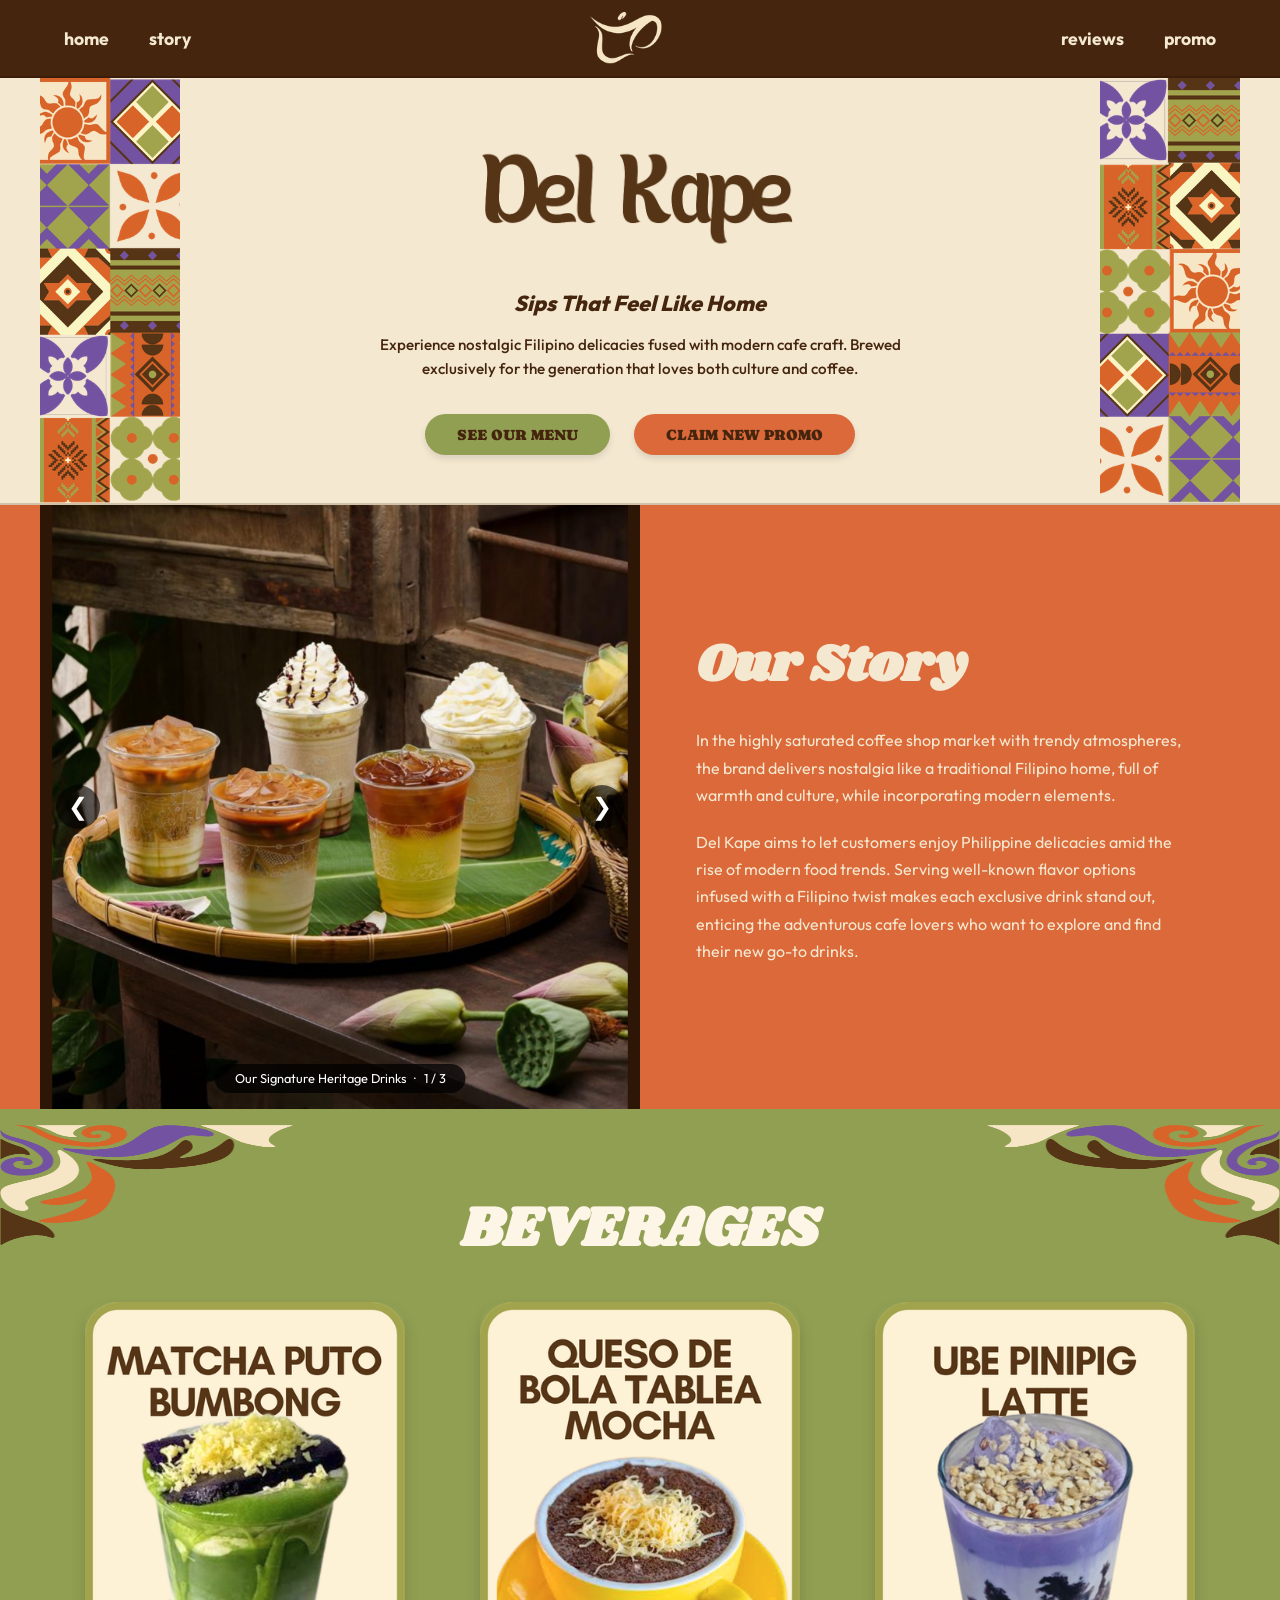
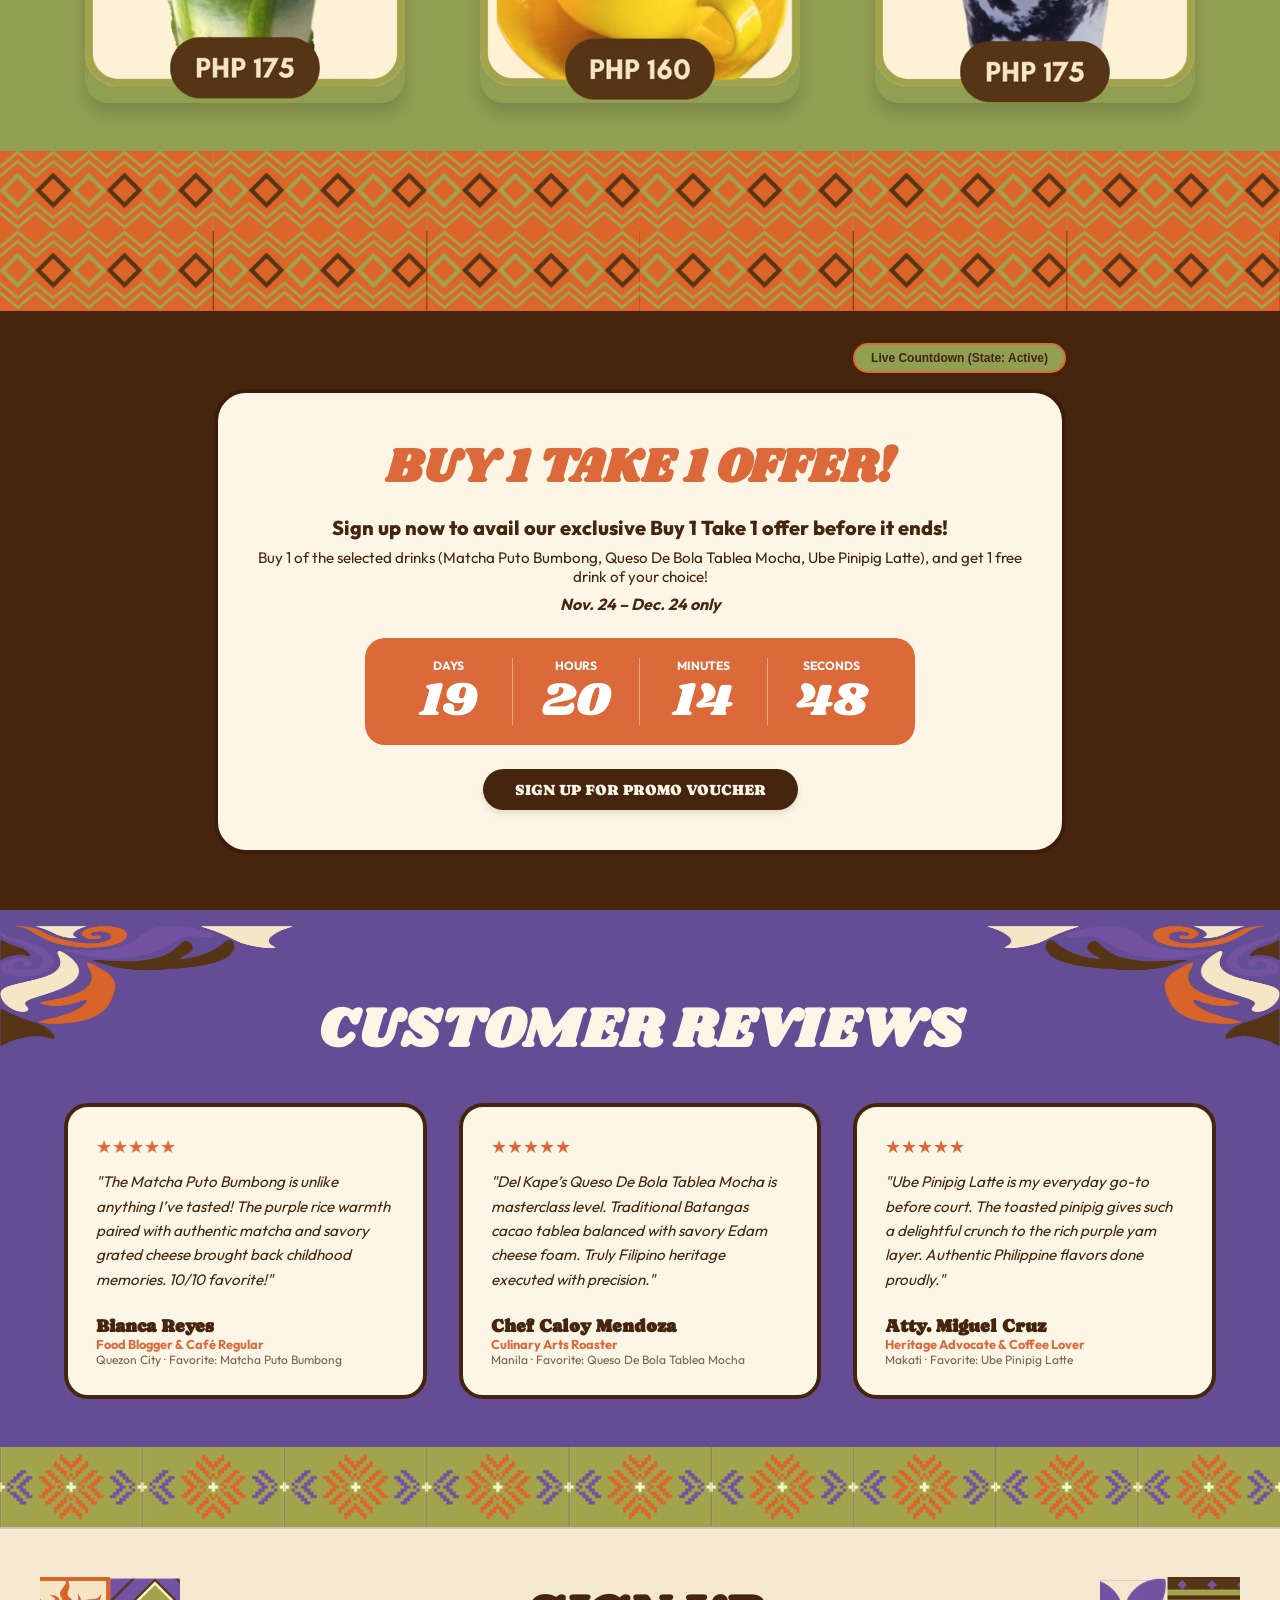
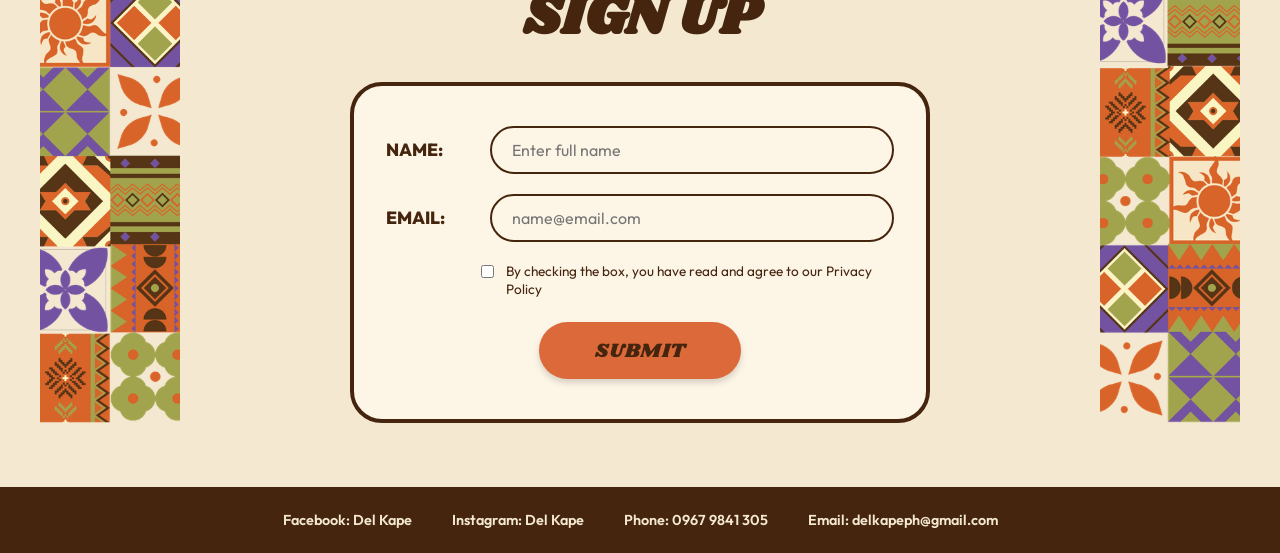
<file: index.html>
<!DOCTYPE html>
<html lang="en">
<head>
  <meta charset="UTF-8" />
  <meta name="viewport" content="width=device-width, initial-scale=1.0" />
  <title>Del Kape — Sips That Feel Like Home</title>
  <link rel="stylesheet" href="style.css" />
</head>
<body>

  <!-- 1. NAVIGATION -->
  <header>
    <div class="nav-container">
      <nav class="nav-links">
        <a href="#home">home</a>
        <a href="#story">story</a>
      </nav>

      <a href="#home" class="nav-logo">
        <img src="BIA100_WIREFRAME__10__e0939fc2.png" alt="Del Kape Logo" />
      </a>

      <nav class="nav-links">
        <a href="#reviews">reviews</a>
        <a href="#promo">promo</a>
      </nav>
    </div>
  </header>

  <main>
    <!-- 2. HERO SECTION -->
    <section id="home" class="hero-section">
      <div class="hero-wrapper">
        <img src="BIA100_WIREFRAME_f2852e4c.png" alt="Left Tile Pattern" class="tile-border" />

        <div class="hero-content">
          <img src="BIA100_WIREFRAME__2__a7926d58.png" alt="Del Kape" class="hero-logo-img" />
          <h2 class="hero-subtitle">Sips That Feel Like Home</h2>
          <p class="hero-text">
            Experience nostalgic Filipino delicacies fused with modern cafe craft. Brewed exclusively for the generation that loves both culture and coffee.
          </p>

          <div class="hero-buttons">
            <a href="#beverages" class="btn-pill btn-menu">SEE OUR MENU</a>
            <a href="#promo" class="btn-pill btn-promo">CLAIM NEW PROMO</a>
          </div>
        </div>

        <img src="BIA100_WIREFRAME__1__1df87495.png" alt="Right Tile Pattern" class="tile-border" />
      </div>
    </section>

    <!-- 3. BRAND STORY & INTERACTIVE GALLERY -->
    <section id="story" class="story-section">
      <div class="story-grid">
        <!-- Interactive Gallery -->
        <figure class="gallery-container">
          <img id="gallery-img" src="DEL_KAPE_DESIGN__2__4687ddc2.png" alt="Del Kape Drinks" />
          
          <button type="button" class="gallery-btn gallery-btn-prev" onclick="prevImage()" aria-label="Previous Photo">&#10094;</button>
          <button type="button" class="gallery-btn gallery-btn-next" onclick="nextImage()" aria-label="Next Photo">&#10095;</button>

          <div class="gallery-caption-bar">
            <span id="gallery-title">Our Signature Heritage Drinks</span>
            <span>·</span>
            <span id="gallery-counter">1 / 3</span>
          </div>
        </figure>

        <!-- Brand Story Text -->
        <article class="story-card">
          <h2 class="story-title">Our Story</h2>
          <p>
            In the highly saturated coffee shop market with trendy atmospheres, the brand delivers nostalgia like a traditional Filipino home, full of warmth and culture, while incorporating modern elements.
          </p>
          <p>
            Del Kape aims to let customers enjoy Philippine delicacies amid the rise of modern food trends. Serving well-known flavor options infused with a Filipino twist makes each exclusive drink stand out, enticing the adventurous cafe lovers who want to explore and find their new go-to drinks.
          </p>
        </article>
      </div>
    </section>

    <!-- 4. BEVERAGES (3 PRICED PRODUCTS) -->
    <section id="beverages" class="beverages-section">
      <img src="BIA100_WIREFRAME__3__6a4a93cc.png" alt="Corner Filigree" class="corner-filigree-banner" />
      <h2 class="beverages-title">BEVERAGES</h2>

      <div class="cards-grid">
        <article class="drink-card">
          <img src="BIA100_WIREFRAME__7__6d674b4b.png" alt="Matcha Puto Bumbong - PHP 175" />
        </article>

        <article class="drink-card">
          <img src="BIA100_WIREFRAME__8__a2205493.png" alt="Queso De Bola Tablea Mocha - PHP 160" />
        </article>

        <article class="drink-card">
          <img src="BIA100_WIREFRAME__9__5eb9ef88.png" alt="Ube Pinipig Latte - PHP 175" />
        </article>
      </div>

      <img src="BIA100_WIREFRAME__4__e6026abe.png" alt="Border Pattern" class="horizontal-pattern-border" />
    </section>

    <!-- 5. BUY 1 TAKE 1 PROMOTION & COUNTDOWN -->
    <section id="promo" class="promo-section">
      <img src="BIA100_WIREFRAME__4__e6026abe.png" alt="Border Pattern" class="horizontal-pattern-border" style="margin-bottom: 2rem;" />

      <div class="promo-wrapper">
        <div class="countdown-control-bar">
          <button type="button" id="countdown-toggle-btn" class="btn-toggle-state" onclick="toggleCountdownState()">
            Live Countdown (State: Active)
          </button>
        </div>

        <article class="promo-card">
          <h2 class="promo-title">BUY 1 TAKE 1 OFFER!</h2>
          <h3 class="promo-subhead">Sign up now to avail our exclusive Buy 1 Take 1 offer before it ends!</h3>
          <p class="promo-desc">
            Buy 1 of the selected drinks (Matcha Puto Bumbong, Queso De Bola Tablea Mocha, Ube Pinipig Latte), and get 1 free drink of your choice!
          </p>
          <p class="promo-dates">Nov. 24 – Dec. 24 only</p>

          <!-- Expired Notice -->
          <div id="expired-box" class="expired-box">
            <strong>OFFER EXPIRED:</strong> The Buy 1 Take 1 promo ended on December 24, 2026. Please check our menu for regular pricing.
          </div>

          <!-- Countdown Box -->
          <div id="timer-box" class="countdown-box">
            <div class="countdown-col">
              <span class="countdown-label">DAYS</span>
              <span id="timer-days" class="countdown-val">29</span>
            </div>
            <div class="countdown-col">
              <span class="countdown-label">HOURS</span>
              <span id="timer-hours" class="countdown-val">23</span>
            </div>
            <div class="countdown-col">
              <span class="countdown-label">MINUTES</span>
              <span id="timer-minutes" class="countdown-val">59</span>
            </div>
            <div class="countdown-col">
              <span class="countdown-label">SECONDS</span>
              <span id="timer-seconds" class="countdown-val">59</span>
            </div>
          </div>

          <a href="#signup" class="btn-pill" style="background-color: var(--color-dark-brown); color: #FDF5E6; display: inline-block;">
            SIGN UP FOR PROMO VOUCHER
          </a>
        </article>
      </div>
    </section>

    <!-- 6. CUSTOMER REVIEWS (3 LABELED FICTIONAL TESTIMONIALS) -->
    <section id="reviews" class="reviews-section">
      <img src="BIA100_WIREFRAME__3__6a4a93cc.png" alt="Corner Filigree" class="corner-filigree-banner" />
      <h2 class="reviews-title">CUSTOMER REVIEWS</h2>

      <div class="cards-grid">
        <article class="review-card">
          <div>
            <div class="review-stars">★★★★★</div>
            <p class="review-text">
              "The Matcha Puto Bumbong is unlike anything I’ve tasted! The purple rice warmth paired with authentic matcha and savory grated cheese brought back childhood memories. 10/10 favorite!"
            </p>
          </div>
          <div>
            <h4 class="reviewer-name">Bianca Reyes</h4>
            <p class="reviewer-role">Food Blogger & Café Regular</p>
            <p class="reviewer-loc">Quezon City · Favorite: Matcha Puto Bumbong</p>
          </div>
        </article>

        <article class="review-card">
          <div>
            <div class="review-stars">★★★★★</div>
            <p class="review-text">
              "Del Kape’s Queso De Bola Tablea Mocha is masterclass level. Traditional Batangas cacao tablea balanced with savory Edam cheese foam. Truly Filipino heritage executed with precision."
            </p>
          </div>
          <div>
            <h4 class="reviewer-name">Chef Caloy Mendoza</h4>
            <p class="reviewer-role">Culinary Arts Roaster</p>
            <p class="reviewer-loc">Manila · Favorite: Queso De Bola Tablea Mocha</p>
          </div>
        </article>

        <article class="review-card">
          <div>
            <div class="review-stars">★★★★★</div>
            <p class="review-text">
              "Ube Pinipig Latte is my everyday go-to before court. The toasted pinipig gives such a delightful crunch to the rich purple yam layer. Authentic Philippine flavors done proudly."
            </p>
          </div>
          <div>
            <h4 class="reviewer-name">Atty. Miguel Cruz</h4>
            <p class="reviewer-role">Heritage Advocate & Coffee Lover</p>
            <p class="reviewer-loc">Makati · Favorite: Ube Pinipig Latte</p>
          </div>
        </article>
      </div>

      <img src="BIA100_WIREFRAME__6__9b605dd2.png" alt="Border Pattern" class="horizontal-pattern-border" />
    </section>

    <!-- 7. SIGN UP LEAD FORM -->
    <section id="signup" class="signup-section">
      <div class="signup-wrapper">
        <img src="BIA100_WIREFRAME_f2852e4c.png" alt="Left Tile Pattern" class="tile-border" />

        <div class="signup-content">
          <h2 class="signup-title">SIGN UP</h2>

          <div class="signup-card">
            <!-- Dynamic Feedback Alert -->
            <div id="form-feedback" class="feedback-box"></div>

            <form id="signup-form" onsubmit="handleFormSubmit(event)">
              <div class="form-group">
                <label for="user-name" class="form-label">NAME:</label>
                <input type="text" id="user-name" class="form-input" placeholder="Enter full name" />
              </div>

              <div class="form-group">
                <label for="user-email" class="form-label">EMAIL:</label>
                <input type="email" id="user-email" class="form-input" placeholder="name@email.com" />
              </div>

              <div class="consent-group">
                <input type="checkbox" id="user-consent" style="margin-top: 3px;" />
                <label for="user-consent">
                  By checking the box, you have read and agree to our Privacy Policy
                </label>
              </div>

              <button type="submit" class="btn-submit">SUBMIT</button>
            </form>
          </div>
        </div>

        <img src="BIA100_WIREFRAME__1__1df87495.png" alt="Right Tile Pattern" class="tile-border" />
      </div>
    </section>
  </main>

  <!-- 8. FOOTER CONTACTS -->
  <footer>
    <address class="footer-contacts" style="font-style: normal;">
      <span>Facebook: Del Kape</span>
      <span>Instagram: Del Kape</span>
      <span>Phone: 0967 9841 305</span>
      <span>Email: delkapeph@gmail.com</span>
    </address>
  </footer>

  <!-- Connect Basic JavaScript ("Java") Script -->
  <script src="script.js"></script>
</body>
</html>
</file>
<file: style.css>
/* ===================================================
   DEL KAPE — CSS Stylesheet
   Fonts, Colors, Layout & Responsive Styles
   =================================================== */

@import url('https://fonts.googleapis.com/css2?family=Caprasimo&family=Shrikhand&family=Outfit:wght@400;500;600;700;800&family=Space+Mono:wght@700&display=swap');

:root {
  --color-cream: #F4E8D1;
  --color-card-cream: #FDF5E6;
  --color-dark-brown: #45250E;
  --color-olive: #919F53;
  --color-terracotta: #DC6939;
  --color-purple: #644D94;
}

* {
  box-sizing: border-box;
  margin: 0;
  padding: 0;
}

html {
  scroll-behavior: smooth;
  font-family: 'Outfit', sans-serif;
  background-color: var(--color-cream);
  color: var(--color-dark-brown);
}

body {
  overflow-x: hidden;
  background-color: var(--color-cream);
}

/* Typography */
.font-retro {
  font-family: 'Shrikhand', 'Caprasimo', cursive, serif;
}

.font-retro-bold {
  font-family: 'Caprasimo', cursive, serif;
}

/* Navigation */
header {
  position: sticky;
  top: 0;
  z-index: 50;
  background-color: var(--color-dark-brown);
  border-bottom: 2px solid #3A1E0B;
}

.nav-container {
  max-width: 1200px;
  margin: 0 auto;
  padding: 0.75rem 1.5rem;
  display: flex;
  align-items: center;
  justify-content: space-between;
}

.nav-links {
  display: flex;
  gap: 2.5rem;
}

.nav-links a {
  color: #F4E8D1;
  text-decoration: none;
  font-weight: 700;
  text-transform: lowercase;
  font-size: 1.1rem;
  transition: color 0.2s;
}

.nav-links a:hover {
  color: var(--color-terracotta);
}

.nav-logo img {
  height: 52px;
  display: block;
}

/* Hero Section */
.hero-section {
  background-color: var(--color-cream);
  border-bottom: 2px solid rgba(69, 37, 14, 0.2);
}

.hero-wrapper {
  max-width: 1200px;
  margin: 0 auto;
  display: flex;
  align-items: stretch;
  justify-content: space-between;
}

.tile-border {
  width: 140px;
  flex-shrink: 0;
  object-fit: cover;
}

.hero-content {
  flex: 1;
  padding: 3rem 1.5rem;
  text-align: center;
  display: flex;
  flex-direction: column;
  align-items: center;
  justify-content: center;
}

.hero-logo-img {
  max-width: 380px;
  width: 100%;
  margin-bottom: 1rem;
}

.hero-subtitle {
  font-style: italic;
  font-weight: 800;
  font-size: 1.35rem;
  margin-bottom: 1rem;
}

.hero-text {
  max-width: 540px;
  font-size: 0.95rem;
  line-height: 1.6;
  margin-bottom: 2rem;
  font-weight: 500;
}

.hero-buttons {
  display: flex;
  gap: 1.5rem;
  flex-wrap: wrap;
  justify-content: center;
}

.btn-pill {
  padding: 0.75rem 2rem;
  border-radius: 9999px;
  font-family: 'Caprasimo', cursive;
  text-transform: uppercase;
  font-size: 0.95rem;
  text-decoration: none;
  color: var(--color-dark-brown);
  cursor: pointer;
  border: none;
  transition: transform 0.2s, background-color 0.2s;
  box-shadow: 0 4px 6px rgba(0,0,0,0.1);
}

.btn-pill:hover {
  transform: scale(1.05);
}

.btn-menu {
  background-color: var(--color-olive);
}

.btn-promo {
  background-color: var(--color-terracotta);
}

/* Our Story & Interactive Gallery */
.story-section {
  background-color: var(--color-terracotta);
}

.story-grid {
  max-width: 1200px;
  margin: 0 auto;
  display: grid;
  grid-template-columns: 1fr 1fr;
}

.gallery-container {
  position: relative;
  min-height: 440px;
  background-color: #2D1606;
  overflow: hidden;
  margin: 0;
}

.gallery-container img {
  width: 100%;
  height: 100%;
  object-fit: cover;
}

.gallery-btn {
  position: absolute;
  top: 50%;
  transform: translateY(-50%);
  background-color: rgba(0, 0, 0, 0.6);
  color: white;
  border: none;
  font-size: 1.5rem;
  width: 44px;
  height: 44px;
  border-radius: 50%;
  cursor: pointer;
  display: flex;
  align-items: center;
  justify-content: center;
}

.gallery-btn:hover {
  background-color: var(--color-terracotta);
}

.gallery-btn-prev { left: 1rem; }
.gallery-btn-next { right: 1rem; }

.gallery-caption-bar {
  position: absolute;
  bottom: 1rem;
  left: 50%;
  transform: translateX(-50%);
  background-color: rgba(0, 0, 0, 0.75);
  color: white;
  padding: 0.4rem 1.25rem;
  border-radius: 9999px;
  font-size: 0.8rem;
  display: flex;
  gap: 0.5rem;
  white-space: nowrap;
}

.story-card {
  position: relative;
  padding: 3.5rem;
  color: #F4E8D1;
  display: flex;
  flex-direction: column;
  justify-content: center;
}

.story-title {
  font-family: 'Shrikhand', cursive;
  font-size: 3.25rem;
  margin-bottom: 1.5rem;
}

.story-card p {
  line-height: 1.7;
  font-size: 1rem;
  margin-bottom: 1.25rem;
}

/* Beverages Section */
.beverages-section {
  background-color: var(--color-olive);
  position: relative;
  padding-top: 1rem;
  overflow: hidden;
}

.corner-filigree-banner {
  width: 100%;
  height: 120px;
  object-fit: fill;
  display: block;
}

.beverages-title {
  font-family: 'Shrikhand', cursive;
  font-size: 3.5rem;
  color: var(--color-card-cream);
  text-align: center;
  margin-top: -3.5rem;
  margin-bottom: 2rem;
  position: relative;
  z-index: 10;
}

.cards-grid {
  max-width: 1200px;
  margin: 0 auto 3rem;
  padding: 0 1.5rem;
  display: grid;
  grid-template-columns: repeat(3, 1fr);
  gap: 2rem;
  justify-items: center;
  position: relative;
  z-index: 10;
}

.drink-card {
  width: 100%;
  max-width: 320px;
  border-radius: 1.5rem;
  overflow: hidden;
  box-shadow: 0 10px 15px rgba(0, 0, 0, 0.15);
  transition: transform 0.2s;
  cursor: pointer;
}

.drink-card:hover {
  transform: translateY(-6px);
}

.drink-card img {
  width: 100%;
  display: block;
}

.horizontal-pattern-border {
  width: 100%;
  height: 80px;
  object-fit: cover;
  display: block;
}

/* Buy 1 Take 1 Promo Section */
.promo-section {
  background-color: var(--color-dark-brown);
  padding-bottom: 3.5rem;
}

.promo-wrapper {
  max-width: 900px;
  margin: 0 auto;
  padding: 0 1.5rem;
}

.countdown-control-bar {
  display: flex;
  justify-content: flex-end;
  margin-bottom: 1rem;
}

.btn-toggle-state {
  padding: 0.4rem 1rem;
  border-radius: 9999px;
  border: 2px solid var(--color-terracotta);
  background-color: var(--color-olive);
  color: var(--color-dark-brown);
  font-weight: 700;
  font-size: 0.75rem;
  cursor: pointer;
}

.promo-card {
  background-color: var(--color-card-cream);
  color: var(--color-dark-brown);
  border-radius: 2rem;
  padding: 2.5rem 2rem;
  text-align: center;
  border: 4px solid #3A1E0B;
}

.promo-title {
  font-family: 'Shrikhand', cursive;
  font-size: 3rem;
  color: var(--color-terracotta);
  margin-bottom: 0.75rem;
}

.promo-subhead {
  font-size: 1.25rem;
  font-weight: 800;
  margin-bottom: 0.5rem;
}

.promo-desc {
  font-size: 0.95rem;
  margin-bottom: 0.5rem;
}

.promo-dates {
  font-style: italic;
  font-weight: 700;
  margin-bottom: 1.5rem;
}

.countdown-box {
  background-color: var(--color-terracotta);
  color: white;
  border-radius: 1.25rem;
  padding: 1.25rem;
  max-width: 550px;
  margin: 0 auto 1.5rem;
  display: grid;
  grid-template-columns: repeat(4, 1fr);
}

.countdown-col {
  border-right: 1px solid rgba(255, 255, 255, 0.4);
}

.countdown-col:last-child {
  border-right: none;
}

.countdown-label {
  font-size: 0.75rem;
  font-weight: 700;
  text-transform: uppercase;
  display: block;
  margin-bottom: 0.25rem;
}

.countdown-val {
  font-family: 'Shrikhand', cursive;
  font-size: 3rem;
  line-height: 1;
}

.expired-box {
  background-color: #FEF3C7;
  color: #78350F;
  border: 2px solid #92400E;
  padding: 1.25rem;
  border-radius: 1.25rem;
  margin-bottom: 1.5rem;
  display: none;
}

/* Customer Reviews */
.reviews-section {
  background-color: var(--color-purple);
  position: relative;
  padding-top: 1rem;
  overflow: hidden;
}

.reviews-title {
  font-family: 'Shrikhand', cursive;
  font-size: 3.5rem;
  color: var(--color-card-cream);
  text-align: center;
  margin-top: -3.5rem;
  margin-bottom: 2rem;
  position: relative;
  z-index: 10;
}

.review-card {
  background-color: var(--color-card-cream);
  color: var(--color-dark-brown);
  border: 4px solid var(--color-dark-brown);
  border-radius: 1.5rem;
  padding: 1.75rem;
  display: flex;
  flex-direction: column;
  justify-content: space-between;
}

.review-stars {
  color: var(--color-terracotta);
  font-size: 1.1rem;
  margin-bottom: 0.75rem;
}

.review-text {
  font-style: italic;
  font-size: 0.95rem;
  line-height: 1.6;
  margin-bottom: 1.5rem;
}

.reviewer-name {
  font-family: 'Caprasimo', cursive;
  font-size: 1.1rem;
}

.reviewer-role {
  color: var(--color-terracotta);
  font-weight: 700;
  font-size: 0.8rem;
}

.reviewer-loc {
  font-size: 0.75rem;
  opacity: 0.7;
}

/* Sign Up Section */
.signup-section {
  background-color: var(--color-cream);
  padding: 3rem 0 4rem;
  border-top: 2px solid rgba(69, 37, 14, 0.2);
}

.signup-wrapper {
  max-width: 1200px;
  margin: 0 auto;
  display: flex;
  align-items: stretch;
  justify-content: space-between;
}

.signup-content {
  flex: 1;
  padding: 0 1.5rem;
  display: flex;
  flex-direction: column;
  align-items: center;
}

.signup-title {
  font-family: 'Shrikhand', cursive;
  font-size: 3.5rem;
  text-align: center;
  margin-bottom: 1.5rem;
}

.signup-card {
  width: 100%;
  max-width: 580px;
  background-color: var(--color-card-cream);
  border: 4px solid var(--color-dark-brown);
  border-radius: 2rem;
  padding: 2.5rem 2rem;
}

.feedback-box {
  padding: 0.85rem 1.25rem;
  border-radius: 1rem;
  font-weight: 600;
  font-size: 0.9rem;
  margin-bottom: 1.5rem;
  display: none;
}

.form-group {
  display: flex;
  align-items: center;
  gap: 1.5rem;
  margin-bottom: 1.25rem;
}

.form-label {
  width: 80px;
  font-weight: 800;
  font-size: 1.1rem;
}

.form-input {
  flex: 1;
  padding: 0.75rem 1.25rem;
  border-radius: 9999px;
  border: 2px solid var(--color-dark-brown);
  background-color: var(--color-card-cream);
  font-family: 'Outfit', sans-serif;
  font-size: 1rem;
}

.consent-group {
  display: flex;
  align-items: flex-start;
  gap: 0.75rem;
  margin: 1rem 0 1.5rem 95px;
  font-size: 0.85rem;
}

.btn-submit {
  display: block;
  margin: 0 auto;
  padding: 0.85rem 3.5rem;
  background-color: var(--color-terracotta);
  color: var(--color-dark-brown);
  font-family: 'Shrikhand', cursive;
  font-size: 1.25rem;
  border-radius: 9999px;
  border: none;
  cursor: pointer;
  box-shadow: 0 4px 6px rgba(0,0,0,0.15);
}

/* Footer */
footer {
  background-color: var(--color-dark-brown);
  color: #F4E8D1;
  padding: 1.5rem;
  text-align: center;
  font-size: 0.9rem;
  font-weight: 600;
}

.footer-contacts {
  display: flex;
  justify-content: center;
  gap: 2.5rem;
  flex-wrap: wrap;
}

/* Responsive at 375px */
@media (max-width: 768px) {
  .tile-border { display: none; }
  .story-grid { grid-template-columns: 1fr; }
  .cards-grid { grid-template-columns: 1fr; }
  .consent-group { margin-left: 0; }
  .form-group { flex-direction: column; align-items: flex-start; gap: 0.5rem; }
  .countdown-box { grid-template-columns: repeat(2, 1fr); gap: 1rem; }
  .countdown-col { border-right: none; }
}
</file>
